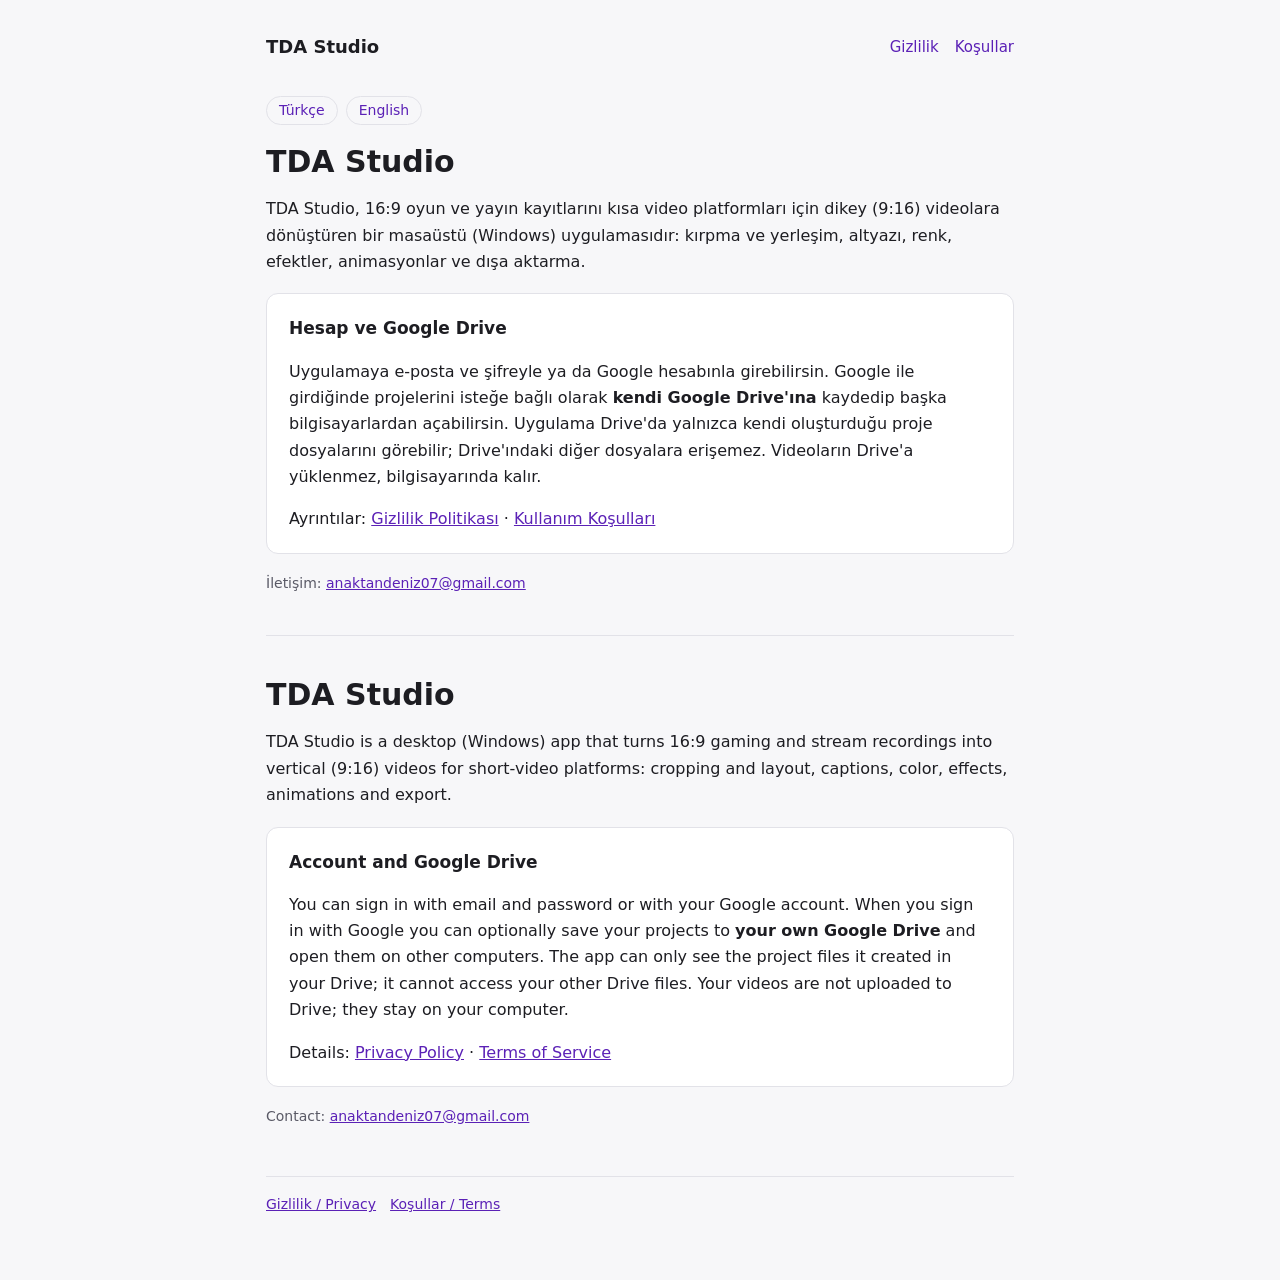
<file: index.html>
<!doctype html>
<html lang="tr">
<head>
  <meta charset="utf-8" />
  <meta name="viewport" content="width=device-width, initial-scale=1" />
  <title>TDA Studio</title>
  <meta name="description" content="TDA Studio: oyun ve yayın kayıtlarını dikey (9:16) videolara dönüştüren masaüstü uygulaması." />
  <link rel="stylesheet" href="style.css" />
</head>
<body>
  <div class="wrap">
    <header>
      <a class="brand" href="./">TDA Studio</a>
      <nav><a href="privacy.html">Gizlilik</a><a href="terms.html">Koşullar</a></nav>
    </header>

    <div class="lang"><a href="#tr">Türkçe</a><a href="#en">English</a></div>

    <section id="tr">
      <h1>TDA Studio</h1>
      <p>TDA Studio, 16:9 oyun ve yayın kayıtlarını kısa video platformları için dikey (9:16) videolara
        dönüştüren bir masaüstü (Windows) uygulamasıdır: kırpma ve yerleşim, altyazı, renk, efektler, animasyonlar ve
        dışa aktarma.</p>
      <div class="card">
        <h3>Hesap ve Google Drive</h3>
        <p>Uygulamaya e-posta ve şifreyle ya da Google hesabınla girebilirsin. Google ile girdiğinde projelerini isteğe
          bağlı olarak <strong>kendi Google Drive'ına</strong> kaydedip başka bilgisayarlardan açabilirsin. Uygulama Drive'da
          yalnızca kendi oluşturduğu proje dosyalarını görebilir; Drive'ındaki diğer dosyalara erişemez. Videoların
          Drive'a yüklenmez, bilgisayarında kalır.</p>
        <p>Ayrıntılar: <a href="privacy.html">Gizlilik Politikası</a> · <a href="terms.html">Kullanım Koşulları</a></p>
      </div>
      <p class="muted">İletişim: <a href="mailto:anaktandeniz07@gmail.com">anaktandeniz07@gmail.com</a></p>
    </section>

    <hr />

    <section id="en" lang="en">
      <h1>TDA Studio</h1>
      <p>TDA Studio is a desktop (Windows) app that turns 16:9 gaming and stream recordings into vertical (9:16)
        videos for short-video platforms: cropping and layout, captions, color, effects, animations and export.</p>
      <div class="card">
        <h3>Account and Google Drive</h3>
        <p>You can sign in with email and password or with your Google account. When you sign in with Google you can
          optionally save your projects to <strong>your own Google Drive</strong> and open them on other computers. The
          app can only see the project files it created in your Drive; it cannot access your other Drive files. Your
          videos are not uploaded to Drive; they stay on your computer.</p>
        <p>Details: <a href="privacy.html#en">Privacy Policy</a> · <a href="terms.html#en">Terms of Service</a></p>
      </div>
      <p class="muted">Contact: <a href="mailto:anaktandeniz07@gmail.com">anaktandeniz07@gmail.com</a></p>
    </section>

    <footer><a href="privacy.html">Gizlilik / Privacy</a><a href="terms.html">Koşullar / Terms</a></footer>
  </div>
</body>
</html>
</file>
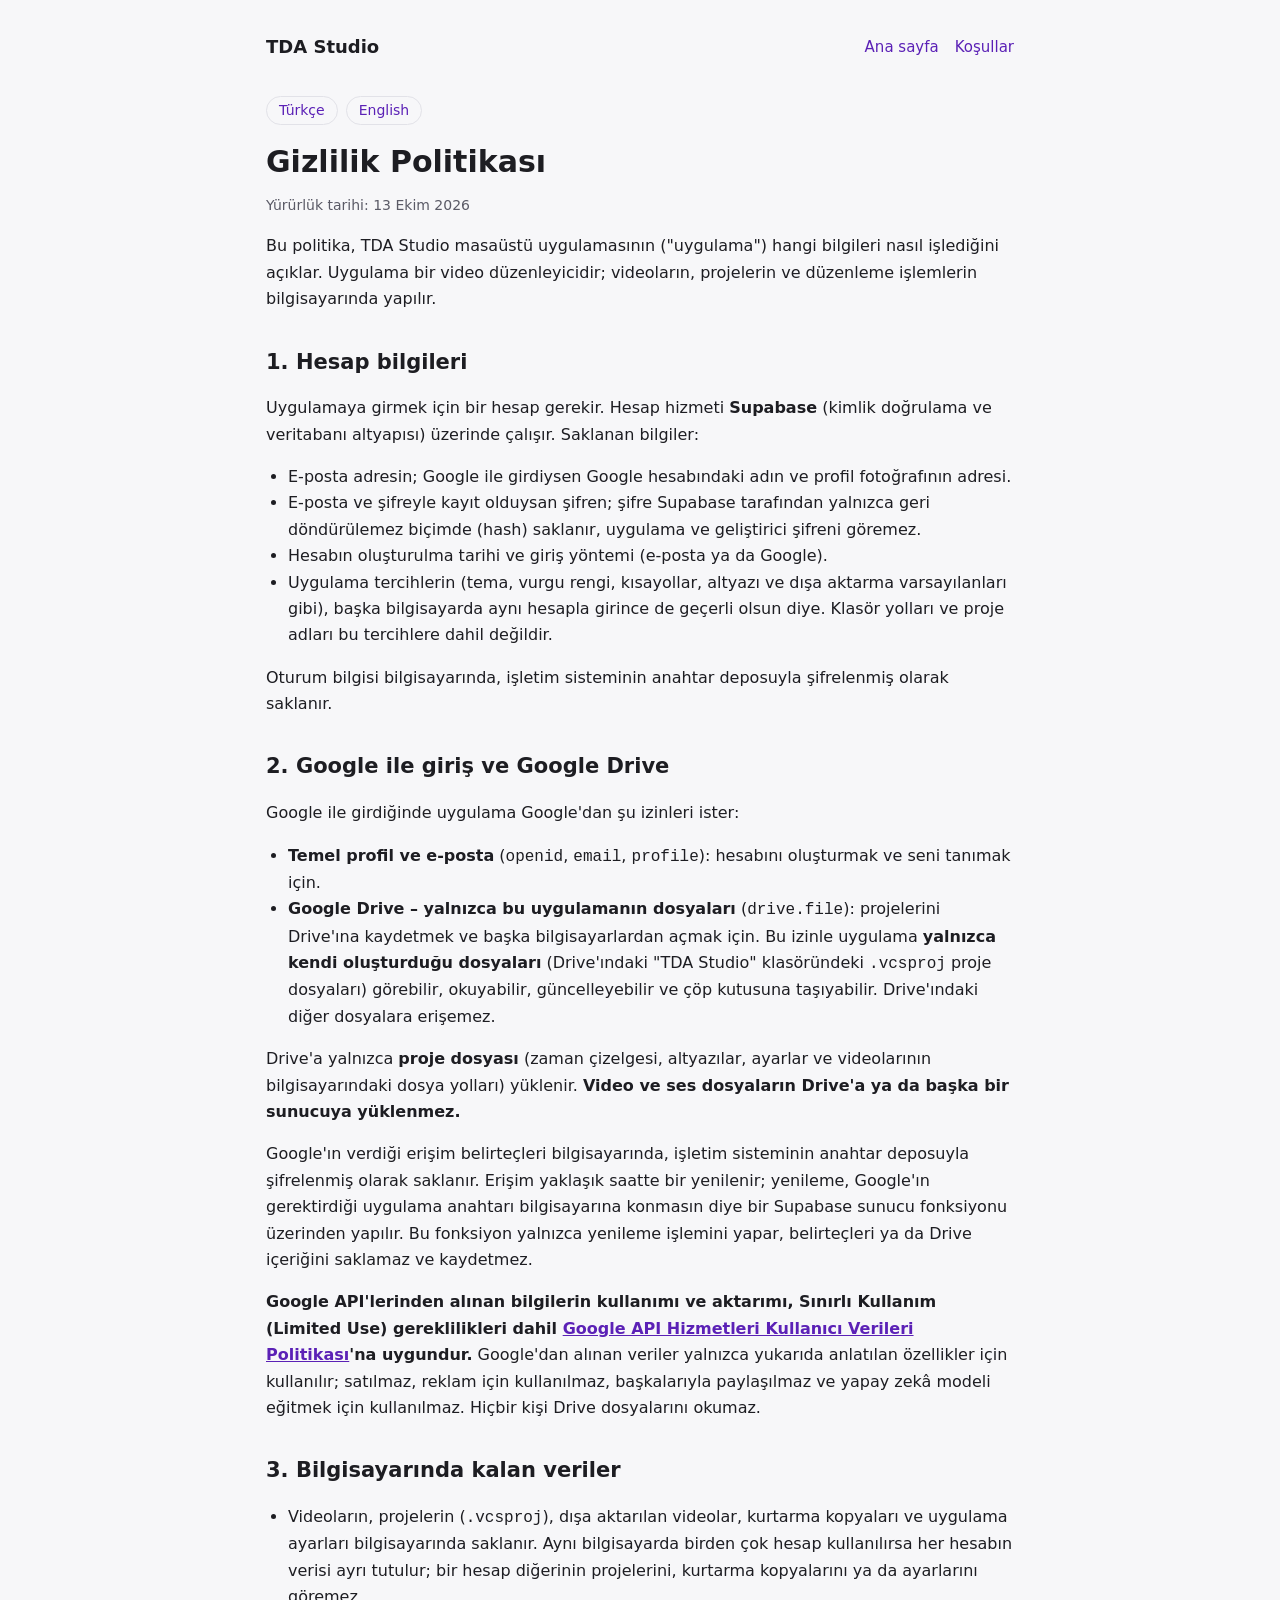
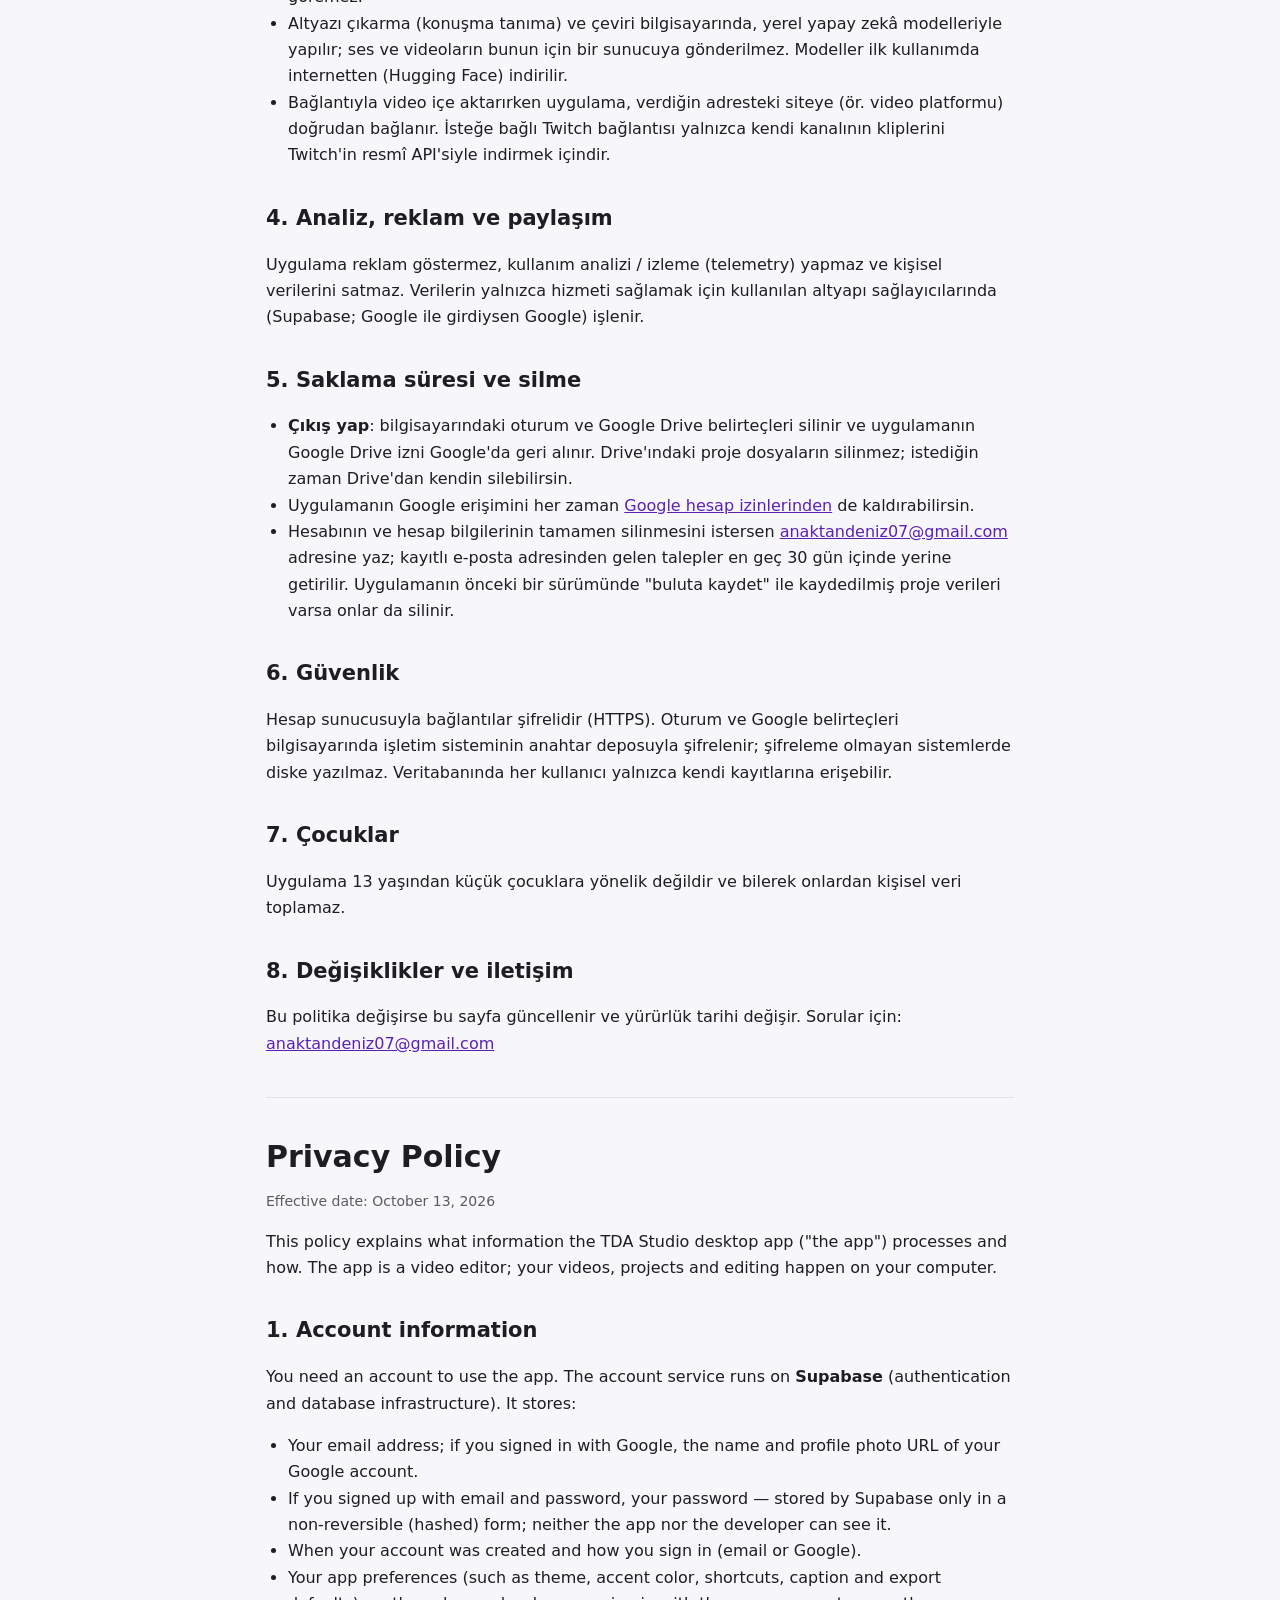
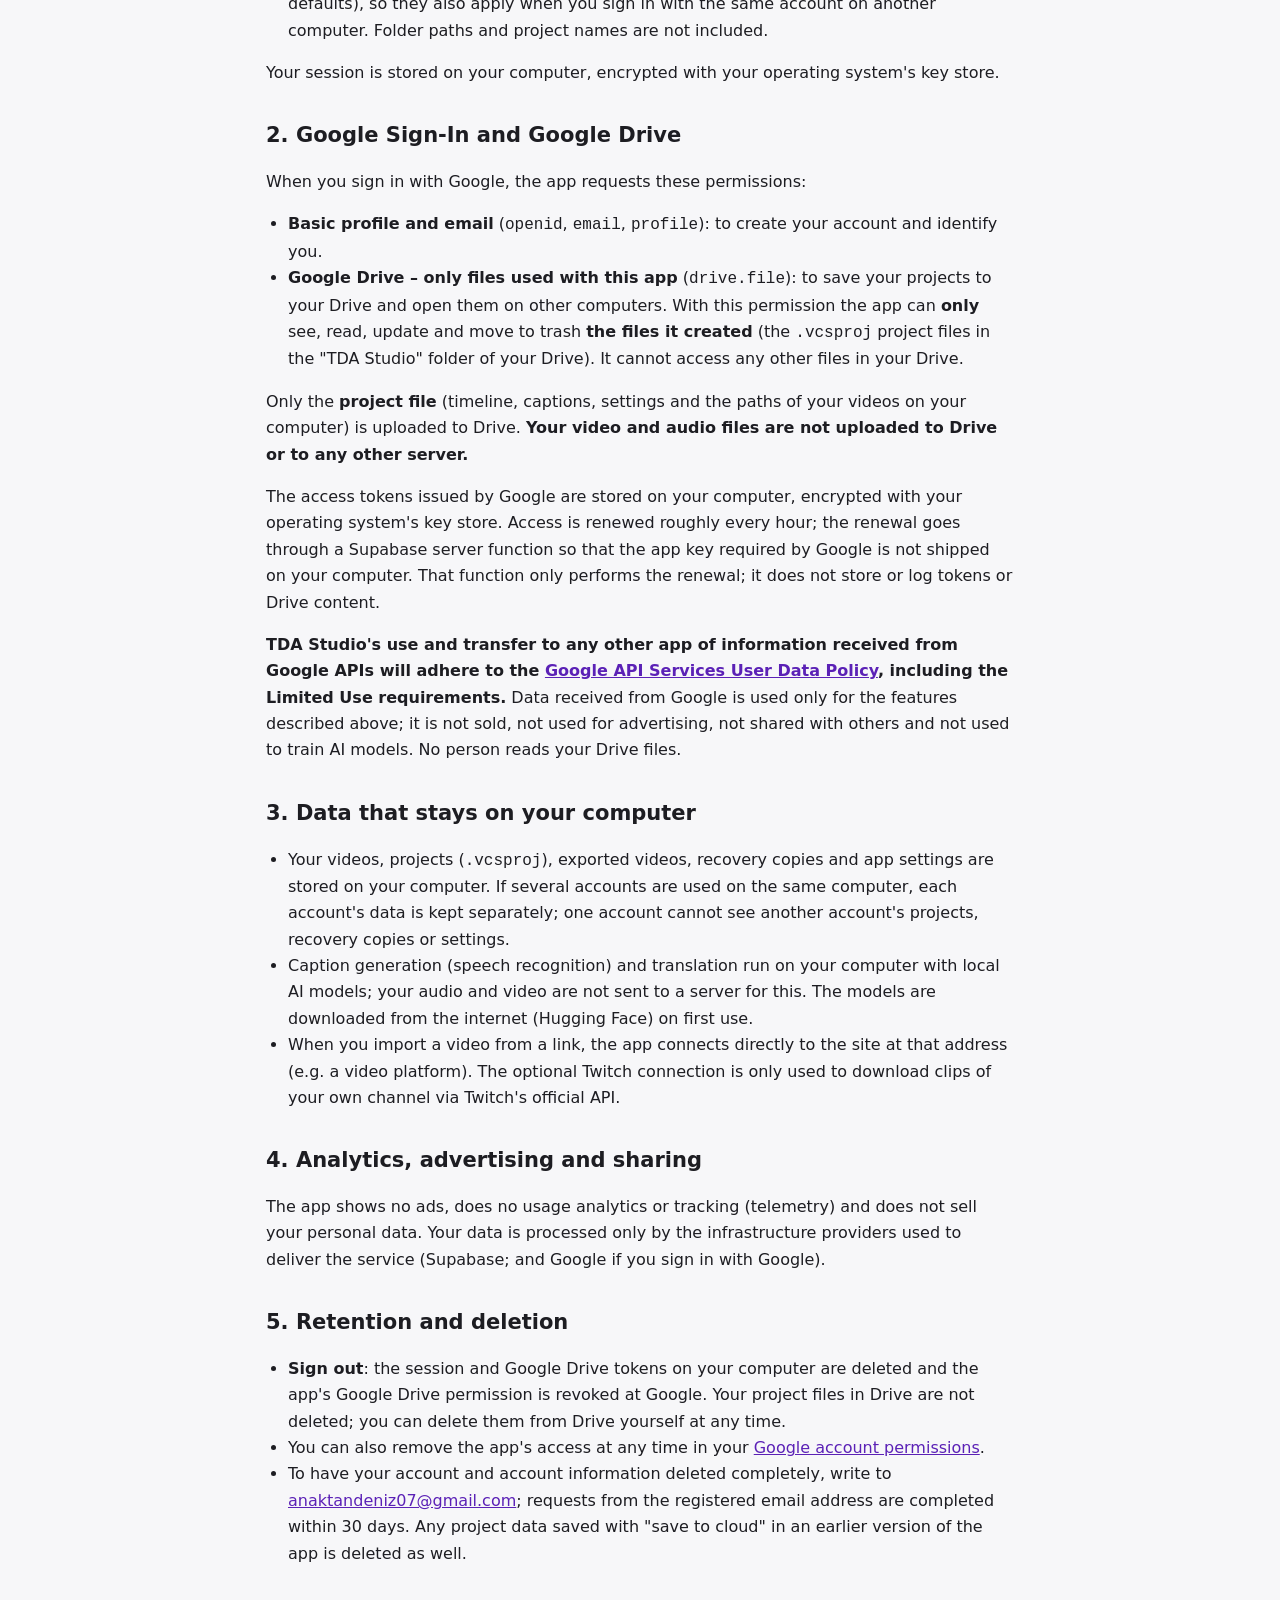
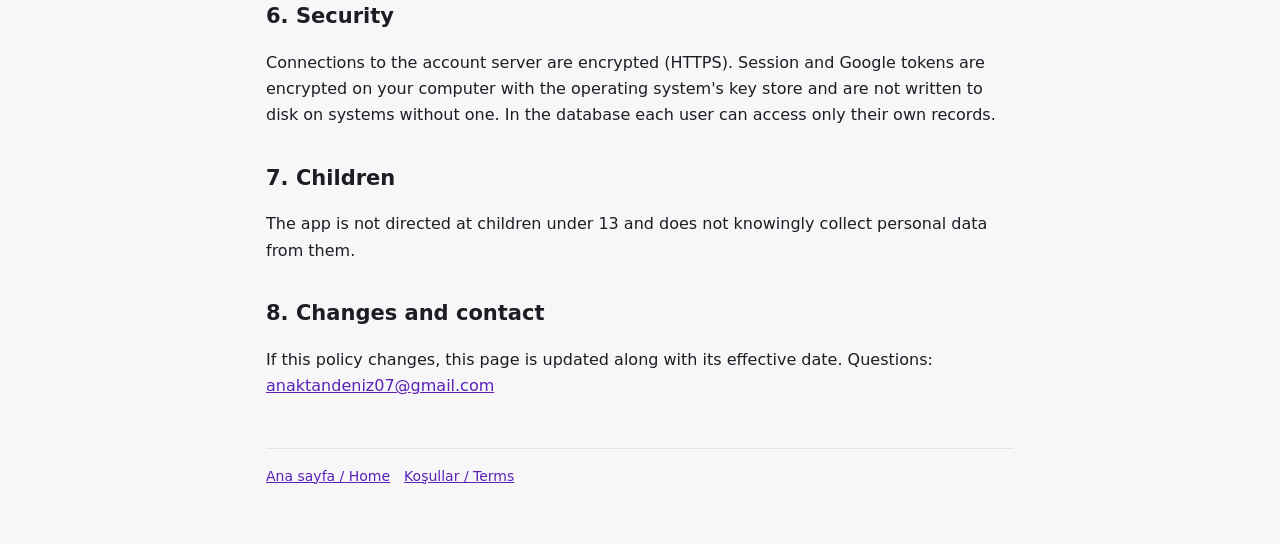
<file: privacy.html>
<!doctype html>
<html lang="tr">
<head>
  <meta charset="utf-8" />
  <meta name="viewport" content="width=device-width, initial-scale=1" />
  <title>Gizlilik Politikası · TDA Studio</title>
  <meta name="description" content="TDA Studio gizlilik politikası: hangi verilerin işlendiği, Google Drive erişimi ve verilerin silinmesi." />
  <link rel="stylesheet" href="style.css" />
</head>
<body>
  <div class="wrap">
    <header>
      <a class="brand" href="./">TDA Studio</a>
      <nav><a href="./">Ana sayfa</a><a href="terms.html">Koşullar</a></nav>
    </header>

    <div class="lang"><a href="#tr">Türkçe</a><a href="#en">English</a></div>

    <section id="tr">
      <h1>Gizlilik Politikası</h1>
      <p class="muted">Yürürlük tarihi: 13 Ekim 2026</p>
      <p>Bu politika, TDA Studio masaüstü uygulamasının ("uygulama") hangi bilgileri nasıl işlediğini açıklar.
        Uygulama bir video düzenleyicidir; videoların, projelerin ve düzenleme işlemlerin bilgisayarında yapılır.</p>

      <h2>1. Hesap bilgileri</h2>
      <p>Uygulamaya girmek için bir hesap gerekir. Hesap hizmeti <strong>Supabase</strong> (kimlik doğrulama ve veritabanı
        altyapısı) üzerinde çalışır. Saklanan bilgiler:</p>
      <ul>
        <li>E-posta adresin; Google ile girdiysen Google hesabındaki adın ve profil fotoğrafının adresi.</li>
        <li>E-posta ve şifreyle kayıt olduysan şifren; şifre Supabase tarafından yalnızca geri döndürülemez biçimde (hash)
          saklanır, uygulama ve geliştirici şifreni göremez.</li>
        <li>Hesabın oluşturulma tarihi ve giriş yöntemi (e-posta ya da Google).</li>
        <li>Uygulama tercihlerin (tema, vurgu rengi, kısayollar, altyazı ve dışa aktarma varsayılanları gibi), başka
          bilgisayarda aynı hesapla girince de geçerli olsun diye. Klasör yolları ve proje adları bu tercihlere dahil değildir.</li>
      </ul>
      <p>Oturum bilgisi bilgisayarında, işletim sisteminin anahtar deposuyla şifrelenmiş olarak saklanır.</p>

      <h2>2. Google ile giriş ve Google Drive</h2>
      <p>Google ile girdiğinde uygulama Google'dan şu izinleri ister:</p>
      <ul>
        <li><strong>Temel profil ve e-posta</strong> (<code>openid</code>, <code>email</code>, <code>profile</code>):
          hesabını oluşturmak ve seni tanımak için.</li>
        <li><strong>Google Drive – yalnızca bu uygulamanın dosyaları</strong> (<code>drive.file</code>): projelerini
          Drive'ına kaydetmek ve başka bilgisayarlardan açmak için. Bu izinle uygulama <strong>yalnızca kendi oluşturduğu
          dosyaları</strong> (Drive'ındaki "TDA Studio" klasöründeki <code>.vcsproj</code> proje dosyaları)
          görebilir, okuyabilir, güncelleyebilir ve çöp kutusuna taşıyabilir. Drive'ındaki diğer dosyalara erişemez.</li>
      </ul>
      <p>Drive'a yalnızca <strong>proje dosyası</strong> (zaman çizelgesi, altyazılar, ayarlar ve videolarının
        bilgisayarındaki dosya yolları) yüklenir. <strong>Video ve ses dosyaların Drive'a ya da başka bir sunucuya
        yüklenmez.</strong></p>
      <p>Google'ın verdiği erişim belirteçleri bilgisayarında, işletim sisteminin anahtar deposuyla şifrelenmiş olarak
        saklanır. Erişim yaklaşık saatte bir yenilenir; yenileme, Google'ın gerektirdiği uygulama anahtarı bilgisayarına
        konmasın diye bir Supabase sunucu fonksiyonu üzerinden yapılır. Bu fonksiyon yalnızca yenileme işlemini yapar,
        belirteçleri ya da Drive içeriğini saklamaz ve kaydetmez.</p>
      <p><strong>Google API'lerinden alınan bilgilerin kullanımı ve aktarımı, Sınırlı Kullanım (Limited Use) gereklilikleri
        dahil <a href="https://developers.google.com/terms/api-services-user-data-policy">Google API Hizmetleri Kullanıcı
        Verileri Politikası</a>'na uygundur.</strong> Google'dan alınan veriler yalnızca yukarıda anlatılan özellikler için
        kullanılır; satılmaz, reklam için kullanılmaz, başkalarıyla paylaşılmaz ve yapay zekâ modeli eğitmek için
        kullanılmaz. Hiçbir kişi Drive dosyalarını okumaz.</p>

      <h2>3. Bilgisayarında kalan veriler</h2>
      <ul>
        <li>Videoların, projelerin (<code>.vcsproj</code>), dışa aktarılan videolar, kurtarma kopyaları ve uygulama ayarları
          bilgisayarında saklanır. Aynı bilgisayarda birden çok hesap kullanılırsa her hesabın verisi ayrı tutulur; bir
          hesap diğerinin projelerini, kurtarma kopyalarını ya da ayarlarını göremez.</li>
        <li>Altyazı çıkarma (konuşma tanıma) ve çeviri bilgisayarında, yerel yapay zekâ modelleriyle yapılır; ses ve
          videoların bunun için bir sunucuya gönderilmez. Modeller ilk kullanımda internetten (Hugging Face) indirilir.</li>
        <li>Bağlantıyla video içe aktarırken uygulama, verdiğin adresteki siteye (ör. video platformu) doğrudan bağlanır.
          İsteğe bağlı Twitch bağlantısı yalnızca kendi kanalının kliplerini Twitch'in resmî API'siyle indirmek içindir.</li>
      </ul>

      <h2>4. Analiz, reklam ve paylaşım</h2>
      <p>Uygulama reklam göstermez, kullanım analizi / izleme (telemetry) yapmaz ve kişisel verilerini satmaz. Verilerin
        yalnızca hizmeti sağlamak için kullanılan altyapı sağlayıcılarında (Supabase; Google ile girdiysen Google) işlenir.</p>

      <h2>5. Saklama süresi ve silme</h2>
      <ul>
        <li><strong>Çıkış yap</strong>: bilgisayarındaki oturum ve Google Drive belirteçleri silinir ve uygulamanın Google
          Drive izni Google'da geri alınır. Drive'ındaki proje dosyaların silinmez; istediğin zaman Drive'dan kendin
          silebilirsin.</li>
        <li>Uygulamanın Google erişimini her zaman <a href="https://myaccount.google.com/permissions">Google hesap
          izinlerinden</a> de kaldırabilirsin.</li>
        <li>Hesabının ve hesap bilgilerinin tamamen silinmesini istersen
          <a href="mailto:anaktandeniz07@gmail.com">anaktandeniz07@gmail.com</a> adresine yaz; kayıtlı e-posta adresinden
          gelen talepler en geç 30 gün içinde yerine getirilir. Uygulamanın önceki bir sürümünde "buluta kaydet" ile
          kaydedilmiş proje verileri varsa onlar da silinir.</li>
      </ul>

      <h2>6. Güvenlik</h2>
      <p>Hesap sunucusuyla bağlantılar şifrelidir (HTTPS). Oturum ve Google belirteçleri bilgisayarında işletim sisteminin
        anahtar deposuyla şifrelenir; şifreleme olmayan sistemlerde diske yazılmaz. Veritabanında her kullanıcı yalnızca
        kendi kayıtlarına erişebilir.</p>

      <h2>7. Çocuklar</h2>
      <p>Uygulama 13 yaşından küçük çocuklara yönelik değildir ve bilerek onlardan kişisel veri toplamaz.</p>

      <h2>8. Değişiklikler ve iletişim</h2>
      <p>Bu politika değişirse bu sayfa güncellenir ve yürürlük tarihi değişir. Sorular için:
        <a href="mailto:anaktandeniz07@gmail.com">anaktandeniz07@gmail.com</a></p>
    </section>

    <hr />

    <section id="en" lang="en">
      <h1>Privacy Policy</h1>
      <p class="muted">Effective date: October 13, 2026</p>
      <p>This policy explains what information the TDA Studio desktop app ("the app") processes and how. The app
        is a video editor; your videos, projects and editing happen on your computer.</p>

      <h2>1. Account information</h2>
      <p>You need an account to use the app. The account service runs on <strong>Supabase</strong> (authentication and
        database infrastructure). It stores:</p>
      <ul>
        <li>Your email address; if you signed in with Google, the name and profile photo URL of your Google account.</li>
        <li>If you signed up with email and password, your password — stored by Supabase only in a non-reversible (hashed)
          form; neither the app nor the developer can see it.</li>
        <li>When your account was created and how you sign in (email or Google).</li>
        <li>Your app preferences (such as theme, accent color, shortcuts, caption and export defaults), so they also apply
          when you sign in with the same account on another computer. Folder paths and project names are not included.</li>
      </ul>
      <p>Your session is stored on your computer, encrypted with your operating system's key store.</p>

      <h2>2. Google Sign-In and Google Drive</h2>
      <p>When you sign in with Google, the app requests these permissions:</p>
      <ul>
        <li><strong>Basic profile and email</strong> (<code>openid</code>, <code>email</code>, <code>profile</code>): to
          create your account and identify you.</li>
        <li><strong>Google Drive – only files used with this app</strong> (<code>drive.file</code>): to save your projects
          to your Drive and open them on other computers. With this permission the app can <strong>only</strong> see, read,
          update and move to trash <strong>the files it created</strong> (the <code>.vcsproj</code> project files in the
          "TDA Studio" folder of your Drive). It cannot access any other files in your Drive.</li>
      </ul>
      <p>Only the <strong>project file</strong> (timeline, captions, settings and the paths of your videos on your
        computer) is uploaded to Drive. <strong>Your video and audio files are not uploaded to Drive or to any other
        server.</strong></p>
      <p>The access tokens issued by Google are stored on your computer, encrypted with your operating system's key store.
        Access is renewed roughly every hour; the renewal goes through a Supabase server function so that the app key
        required by Google is not shipped on your computer. That function only performs the renewal; it does not store or
        log tokens or Drive content.</p>
      <p><strong>TDA Studio's use and transfer to any other app of information received from Google APIs will
        adhere to the <a href="https://developers.google.com/terms/api-services-user-data-policy">Google API Services User
        Data Policy</a>, including the Limited Use requirements.</strong> Data received from Google is used only for the
        features described above; it is not sold, not used for advertising, not shared with others and not used to train
        AI models. No person reads your Drive files.</p>

      <h2>3. Data that stays on your computer</h2>
      <ul>
        <li>Your videos, projects (<code>.vcsproj</code>), exported videos, recovery copies and app settings are stored on
          your computer. If several accounts are used on the same computer, each account's data is kept separately; one
          account cannot see another account's projects, recovery copies or settings.</li>
        <li>Caption generation (speech recognition) and translation run on your computer with local AI models; your audio
          and video are not sent to a server for this. The models are downloaded from the internet (Hugging Face) on first
          use.</li>
        <li>When you import a video from a link, the app connects directly to the site at that address (e.g. a video
          platform). The optional Twitch connection is only used to download clips of your own channel via Twitch's
          official API.</li>
      </ul>

      <h2>4. Analytics, advertising and sharing</h2>
      <p>The app shows no ads, does no usage analytics or tracking (telemetry) and does not sell your personal data. Your
        data is processed only by the infrastructure providers used to deliver the service (Supabase; and Google if you
        sign in with Google).</p>

      <h2>5. Retention and deletion</h2>
      <ul>
        <li><strong>Sign out</strong>: the session and Google Drive tokens on your computer are deleted and the app's Google
          Drive permission is revoked at Google. Your project files in Drive are not deleted; you can delete them from
          Drive yourself at any time.</li>
        <li>You can also remove the app's access at any time in your <a href="https://myaccount.google.com/permissions">Google
          account permissions</a>.</li>
        <li>To have your account and account information deleted completely, write to
          <a href="mailto:anaktandeniz07@gmail.com">anaktandeniz07@gmail.com</a>; requests from the registered email address
          are completed within 30 days. Any project data saved with "save to cloud" in an earlier version of the app is
          deleted as well.</li>
      </ul>

      <h2>6. Security</h2>
      <p>Connections to the account server are encrypted (HTTPS). Session and Google tokens are encrypted on your computer
        with the operating system's key store and are not written to disk on systems without one. In the database each
        user can access only their own records.</p>

      <h2>7. Children</h2>
      <p>The app is not directed at children under 13 and does not knowingly collect personal data from them.</p>

      <h2>8. Changes and contact</h2>
      <p>If this policy changes, this page is updated along with its effective date. Questions:
        <a href="mailto:anaktandeniz07@gmail.com">anaktandeniz07@gmail.com</a></p>
    </section>

    <footer><a href="./">Ana sayfa / Home</a><a href="terms.html">Koşullar / Terms</a></footer>
  </div>
</body>
</html>
</file>
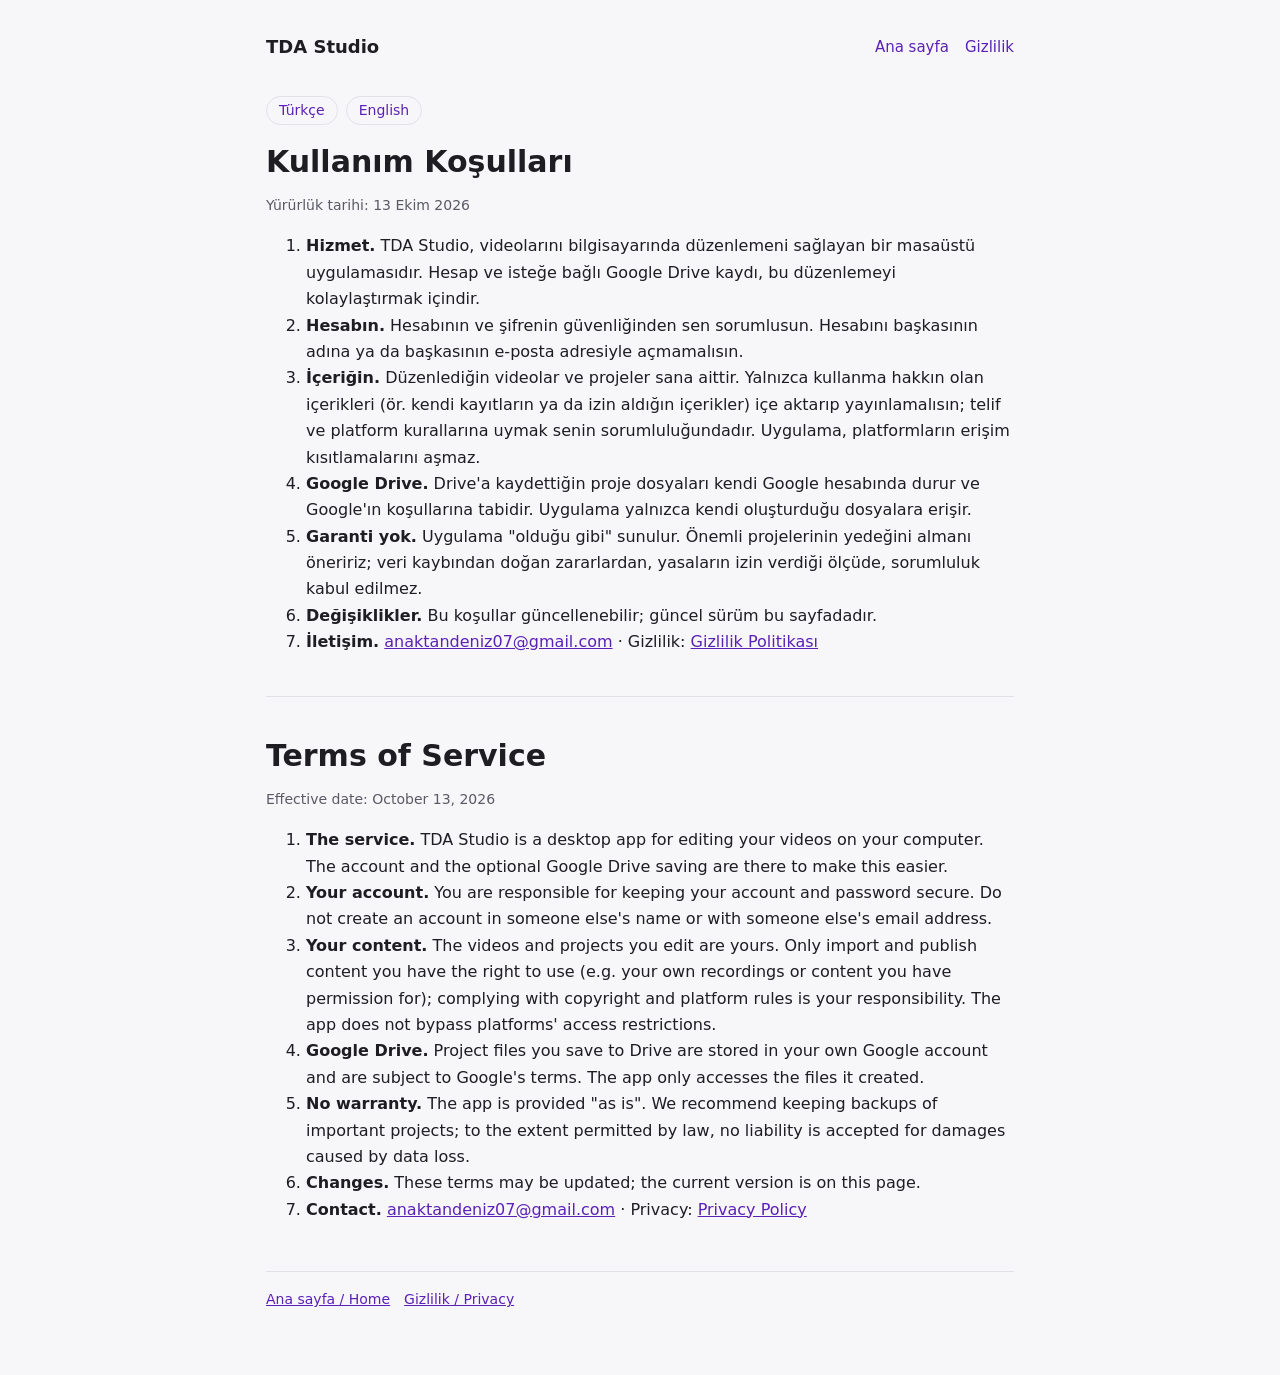
<file: terms.html>
<!doctype html>
<html lang="tr">
<head>
  <meta charset="utf-8" />
  <meta name="viewport" content="width=device-width, initial-scale=1" />
  <title>Kullanım Koşulları · TDA Studio</title>
  <meta name="description" content="TDA Studio kullanım koşulları." />
  <link rel="stylesheet" href="style.css" />
</head>
<body>
  <div class="wrap">
    <header>
      <a class="brand" href="./">TDA Studio</a>
      <nav><a href="./">Ana sayfa</a><a href="privacy.html">Gizlilik</a></nav>
    </header>

    <div class="lang"><a href="#tr">Türkçe</a><a href="#en">English</a></div>

    <section id="tr">
      <h1>Kullanım Koşulları</h1>
      <p class="muted">Yürürlük tarihi: 13 Ekim 2026</p>
      <ol>
        <li><strong>Hizmet.</strong> TDA Studio, videolarını bilgisayarında düzenlemeni sağlayan bir masaüstü
          uygulamasıdır. Hesap ve isteğe bağlı Google Drive kaydı, bu düzenlemeyi kolaylaştırmak içindir.</li>
        <li><strong>Hesabın.</strong> Hesabının ve şifrenin güvenliğinden sen sorumlusun. Hesabını başkasının adına ya da
          başkasının e-posta adresiyle açmamalısın.</li>
        <li><strong>İçeriğin.</strong> Düzenlediğin videolar ve projeler sana aittir. Yalnızca kullanma hakkın olan
          içerikleri (ör. kendi kayıtların ya da izin aldığın içerikler) içe aktarıp yayınlamalısın; telif ve platform
          kurallarına uymak senin sorumluluğundadır. Uygulama, platformların erişim kısıtlamalarını aşmaz.</li>
        <li><strong>Google Drive.</strong> Drive'a kaydettiğin proje dosyaları kendi Google hesabında durur ve Google'ın
          koşullarına tabidir. Uygulama yalnızca kendi oluşturduğu dosyalara erişir.</li>
        <li><strong>Garanti yok.</strong> Uygulama "olduğu gibi" sunulur. Önemli projelerinin yedeğini almanı öneririz;
          veri kaybından doğan zararlardan, yasaların izin verdiği ölçüde, sorumluluk kabul edilmez.</li>
        <li><strong>Değişiklikler.</strong> Bu koşullar güncellenebilir; güncel sürüm bu sayfadadır.</li>
        <li><strong>İletişim.</strong> <a href="mailto:anaktandeniz07@gmail.com">anaktandeniz07@gmail.com</a> ·
          Gizlilik: <a href="privacy.html">Gizlilik Politikası</a></li>
      </ol>
    </section>

    <hr />

    <section id="en" lang="en">
      <h1>Terms of Service</h1>
      <p class="muted">Effective date: October 13, 2026</p>
      <ol>
        <li><strong>The service.</strong> TDA Studio is a desktop app for editing your videos on your computer.
          The account and the optional Google Drive saving are there to make this easier.</li>
        <li><strong>Your account.</strong> You are responsible for keeping your account and password secure. Do not create
          an account in someone else's name or with someone else's email address.</li>
        <li><strong>Your content.</strong> The videos and projects you edit are yours. Only import and publish content you
          have the right to use (e.g. your own recordings or content you have permission for); complying with copyright and
          platform rules is your responsibility. The app does not bypass platforms' access restrictions.</li>
        <li><strong>Google Drive.</strong> Project files you save to Drive are stored in your own Google account and are
          subject to Google's terms. The app only accesses the files it created.</li>
        <li><strong>No warranty.</strong> The app is provided "as is". We recommend keeping backups of important projects;
          to the extent permitted by law, no liability is accepted for damages caused by data loss.</li>
        <li><strong>Changes.</strong> These terms may be updated; the current version is on this page.</li>
        <li><strong>Contact.</strong> <a href="mailto:anaktandeniz07@gmail.com">anaktandeniz07@gmail.com</a> ·
          Privacy: <a href="privacy.html#en">Privacy Policy</a></li>
      </ol>
    </section>

    <footer><a href="./">Ana sayfa / Home</a><a href="privacy.html">Gizlilik / Privacy</a></footer>
  </div>
</body>
</html>
</file>
<file: style.css>
:root {
  --bg: #f7f7f9; --card: #ffffff; --text: #1d1d22; --muted: #5a5a66; --line: #e2e2e8; --accent: #6d28d9; --accent-text: #5b21b6;
  color-scheme: light;
}
@media (prefers-color-scheme: dark) {
  :root { --bg: #121216; --card: #1b1b21; --text: #ececf1; --muted: #a3a3b0; --line: #2c2c35; --accent: #a78bfa; --accent-text: #c4b5fd; color-scheme: dark; }
}
* { box-sizing: border-box; }
body { margin: 0; background: var(--bg); color: var(--text); font: 16px/1.65 system-ui, -apple-system, "Segoe UI", Roboto, sans-serif; }
.wrap { max-width: 780px; margin: 0 auto; padding: 32px 16px 64px; }
header { display: flex; align-items: center; justify-content: space-between; gap: 12px; flex-wrap: wrap; margin-bottom: 28px; }
.brand { font-weight: 700; font-size: 18px; color: var(--text); text-decoration: none; }
nav a { color: var(--accent-text); text-decoration: none; margin-left: 16px; font-size: 15px; }
nav a:hover, a:hover { text-decoration: underline; }
a { color: var(--accent-text); }
h1 { font-size: 30px; line-height: 1.25; margin: 0 0 8px; }
h2 { font-size: 21px; margin: 32px 0 8px; }
h3 { font-size: 17px; margin: 22px 0 6px; }
p, li { color: var(--text); }
.muted { color: var(--muted); font-size: 14px; }
.card { background: var(--card); border: 1px solid var(--line); border-radius: 12px; padding: 20px 22px; margin: 18px 0; }
.lang { display: inline-flex; gap: 8px; margin: 6px 0 18px; }
.lang a { border: 1px solid var(--line); border-radius: 999px; padding: 2px 12px; font-size: 14px; text-decoration: none; }
ul { padding-left: 22px; }
footer { margin-top: 48px; padding-top: 16px; border-top: 1px solid var(--line); color: var(--muted); font-size: 14px; }
footer a { margin-right: 14px; }
hr { border: 0; border-top: 1px solid var(--line); margin: 40px 0; }
.card > :first-child { margin-top: 0; }
.card > :last-child { margin-bottom: 0; }
</file>
